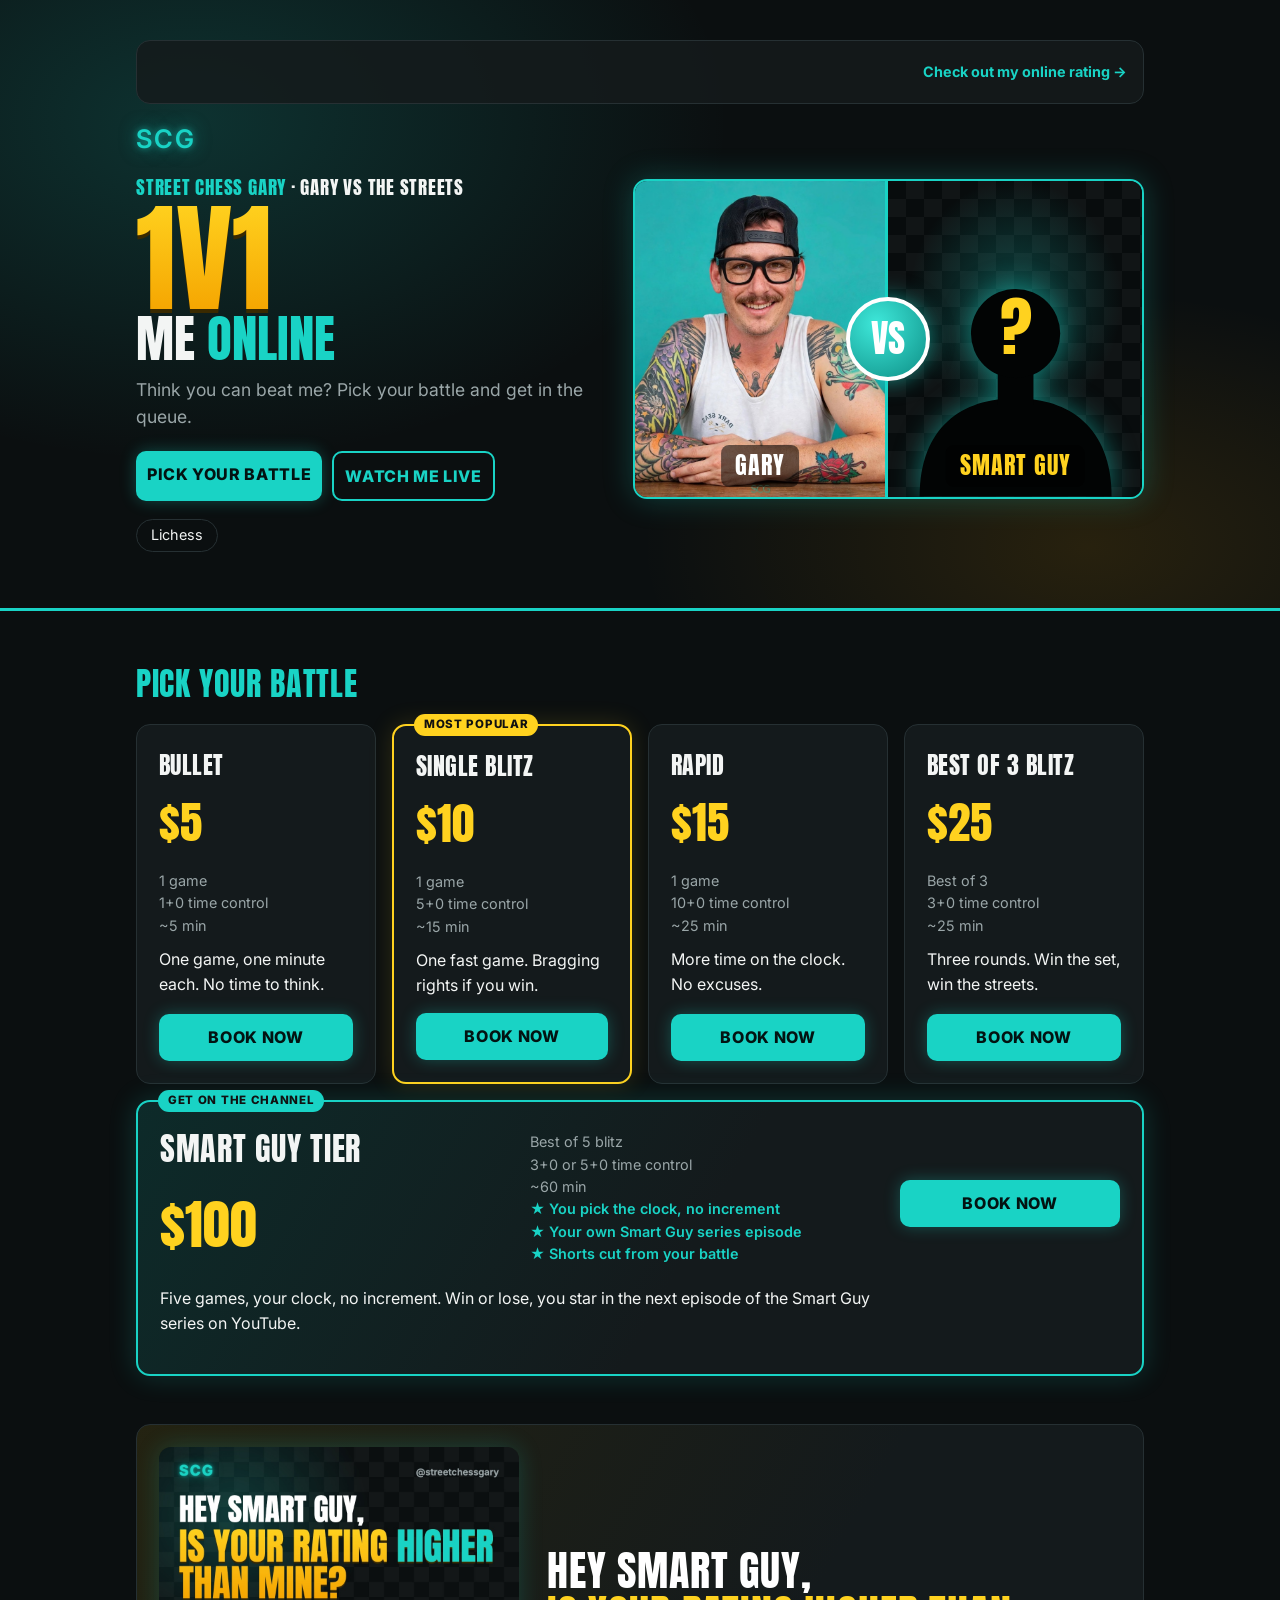
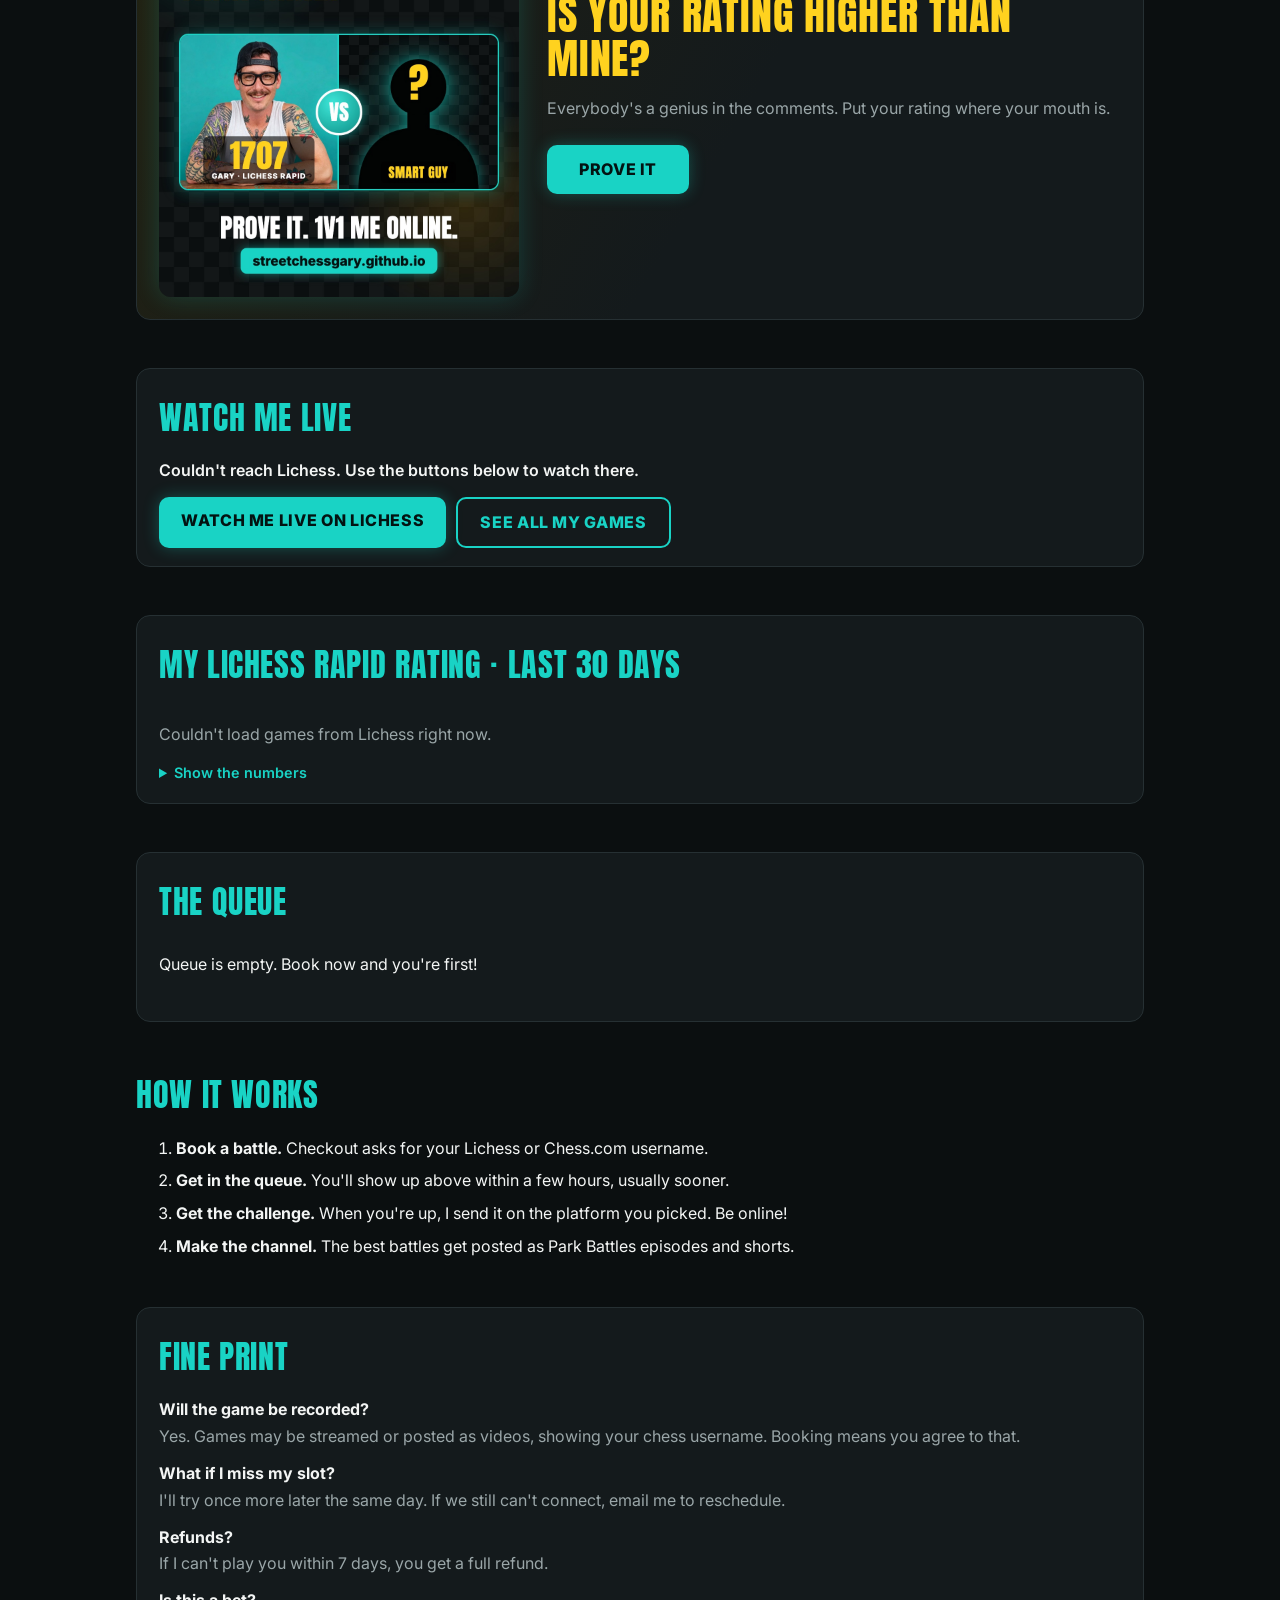
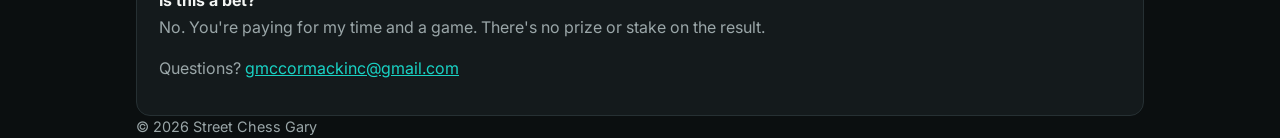
<file: index.html>
<!doctype html>
<html lang="en">
<head>
  <meta charset="utf-8">
  <meta name="viewport" content="width=device-width, initial-scale=1">
  <title>1V1 Me Online | Street Chess Gary</title>
  <meta name="description" content="1V1 Street Chess Gary online. Pick your battle, pay, get in the queue. Your game could end up on the channel.">
  <meta property="og:title" content="Check out my online rating | Street Chess Gary">
  <meta property="og:description" content="Gary vs The Streets. Now it's your turn. Book a game and get in the queue.">
  <meta property="og:image" content="https://streetchessgary.github.io/img/smart-guy.jpg">
  <meta property="og:image:width" content="1080">
  <meta property="og:image:height" content="1350">
  <meta name="twitter:card" content="summary_large_image">
  <link rel="preconnect" href="https://fonts.googleapis.com">
  <link rel="preconnect" href="https://fonts.gstatic.com" crossorigin>
  <link href="https://fonts.googleapis.com/css2?family=Anton&family=Inter:wght@400;600;800&display=swap" rel="stylesheet">
  <link rel="stylesheet" href="styles.css">
</head>
<body>
  <header class="hero">
    <div class="wrap">
      <div class="rating-bar" id="rating-bar" aria-live="polite"><span class="muted">Loading live rating…</span></div>
    </div>
    <div class="wrap hero-grid">
      <div>
        <div class="logo" aria-label="SCG">SCG</div>
        <p class="kicker"><span id="site-name"></span> · Gary vs The Streets</p>
        <h1><span class="onev1">1V1</span><span class="h1-line">Me <em>online</em></span></h1>
        <p class="tagline" id="tagline"></p>
        <div class="hero-ctas">
          <a class="btn hero-cta" href="#tiers-h">Pick your battle</a>
          <a class="btn btn-ghost hero-cta" href="#live">Watch me live</a>
        </div>
        <nav class="links" id="links"></nav>
      </div>
      <div class="matchup" role="img" aria-label="Street Chess Gary versus a mystery challenger: smart guy">
        <div class="side gary">
          <img src="img/gary-portrait.jpg" alt="" width="900" height="900">
          <span class="tag">Gary</span>
        </div>
        <div class="side challenger">
          <svg viewBox="0 0 200 220" aria-hidden="true">
            <path class="body" d="M14 220 C14 158 52 132 100 132 C148 132 186 158 186 220 Z"/>
            <path class="neck" d="M84 104 h32 v34 h-32 Z"/>
            <circle class="head" cx="100" cy="74" r="40"/>
            <text x="100" y="92" text-anchor="middle">?</text>
          </svg>
          <span class="tag">Smart guy</span>
        </div>
        <div class="vs">VS</div>
      </div>
    </div>
  </header>

  <main class="wrap">
    <section aria-labelledby="tiers-h">
      <h2 id="tiers-h">Pick your battle</h2>
      <div class="tiers" id="tiers"></div>
    </section>

    <section class="callout" aria-labelledby="smart-h">
      <img src="img/smart-guy.jpg" alt="Hey smart guy, is your rating higher than mine? Gary versus a silhouette labeled Smart guy." width="1080" height="1350" loading="lazy">
      <div>
        <h2 id="smart-h">Hey smart guy,<br><span>is your rating higher than mine?</span></h2>
        <p class="muted">Everybody's a genius in the comments. Put your rating where your mouth is.</p>
        <a class="btn" href="#tiers-h">Prove it</a>
      </div>
    </section>

    <section id="live" class="panel watch-live" aria-labelledby="live-h">
      <h2 id="live-h">Watch me live</h2>
      <p class="live-status" id="live-status" aria-live="polite">Checking if I'm playing…</p>
      <div class="live-embed" id="live-embed"></div>
      <div class="live-actions">
        <a class="btn" id="watch-live" href="https://lichess.org/" target="_blank" rel="noopener">Watch me live on Lichess</a>
        <a class="btn btn-ghost" id="all-games" href="https://lichess.org/" target="_blank" rel="noopener">See all my games</a>
      </div>
    </section>

    <section id="rating-chart" class="panel chart" aria-labelledby="chart-h">
      <h2 id="chart-h" class="chart-title">My rating · last 30 days</h2>
      <div class="chart-stats"></div>
      <div class="chart-plot"></div>
      <p class="muted chart-note">Loading games from Lichess…</p>
      <details class="chart-table">
        <summary>Show the numbers</summary>
        <table>
          <thead><tr><th scope="col">Day</th><th scope="col">Closing rating</th><th scope="col">Games</th></tr></thead>
          <tbody></tbody>
        </table>
      </details>
    </section>

    <section aria-labelledby="queue-h" class="panel">
      <h2 id="queue-h">The queue</h2>
      <ol class="queue" id="queue"></ol>
      <p class="muted" id="queue-wait"></p>
    </section>

    <section aria-labelledby="how-h">
      <h2 id="how-h">How it works</h2>
      <ol class="steps">
        <li><strong>Book a battle.</strong> Checkout asks for your <span class="platforms"></span> username.</li>
        <li><strong>Get in the queue.</strong> You'll show up above within a few hours, usually sooner.</li>
        <li><strong>Get the challenge.</strong> When you're up, I send it on the platform you picked. Be online!</li>
        <li><strong>Make the channel.</strong> The best battles get posted as Park Battles episodes and shorts.</li>
      </ol>
    </section>

    <section aria-labelledby="faq-h" class="panel">
      <h2 id="faq-h">Fine print</h2>
      <dl class="faq">
        <dt>Will the game be recorded?</dt>
        <dd>Yes. Games may be streamed or posted as videos, showing your chess username. Booking means you agree to that.</dd>
        <dt>What if I miss my slot?</dt>
        <dd>I'll try once more later the same day. If we still can't connect, email me to reschedule.</dd>
        <dt>Refunds?</dt>
        <dd>If I can't play you within 7 days, you get a full refund.</dd>
        <dt>Is this a bet?</dt>
        <dd>No. You're paying for my time and a game. There's no prize or stake on the result.</dd>
      </dl>
      <p class="muted">Questions? <a id="contact"></a></p>
    </section>
  </main>

  <footer class="wrap muted">© <span id="year"></span> <span class="site-name"></span></footer>

  <script src="config.js"></script>
  <script src="queue.js"></script>
  <script src="app.js"></script>
  <script src="rating.js"></script>
  <script src="live.js"></script>
  <script src="rating-chart.js"></script>
</body>
</html>
</file>
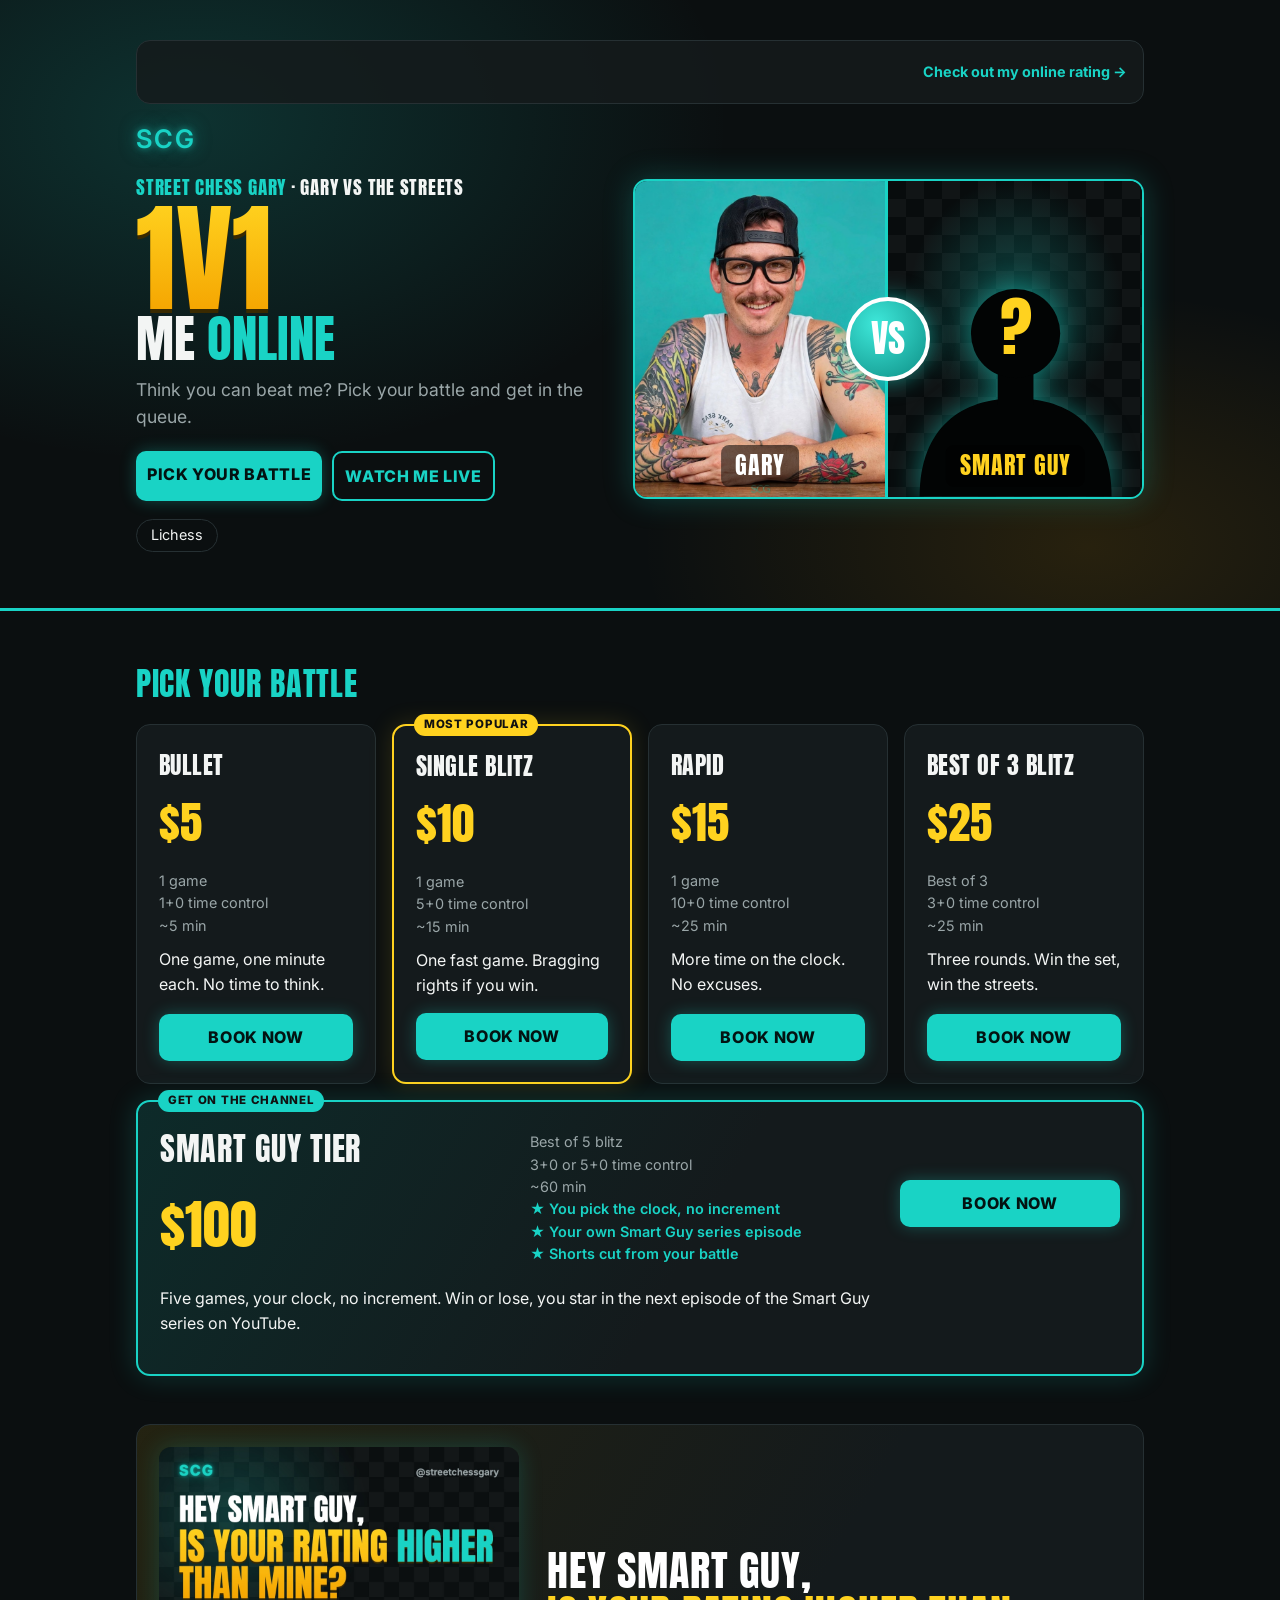
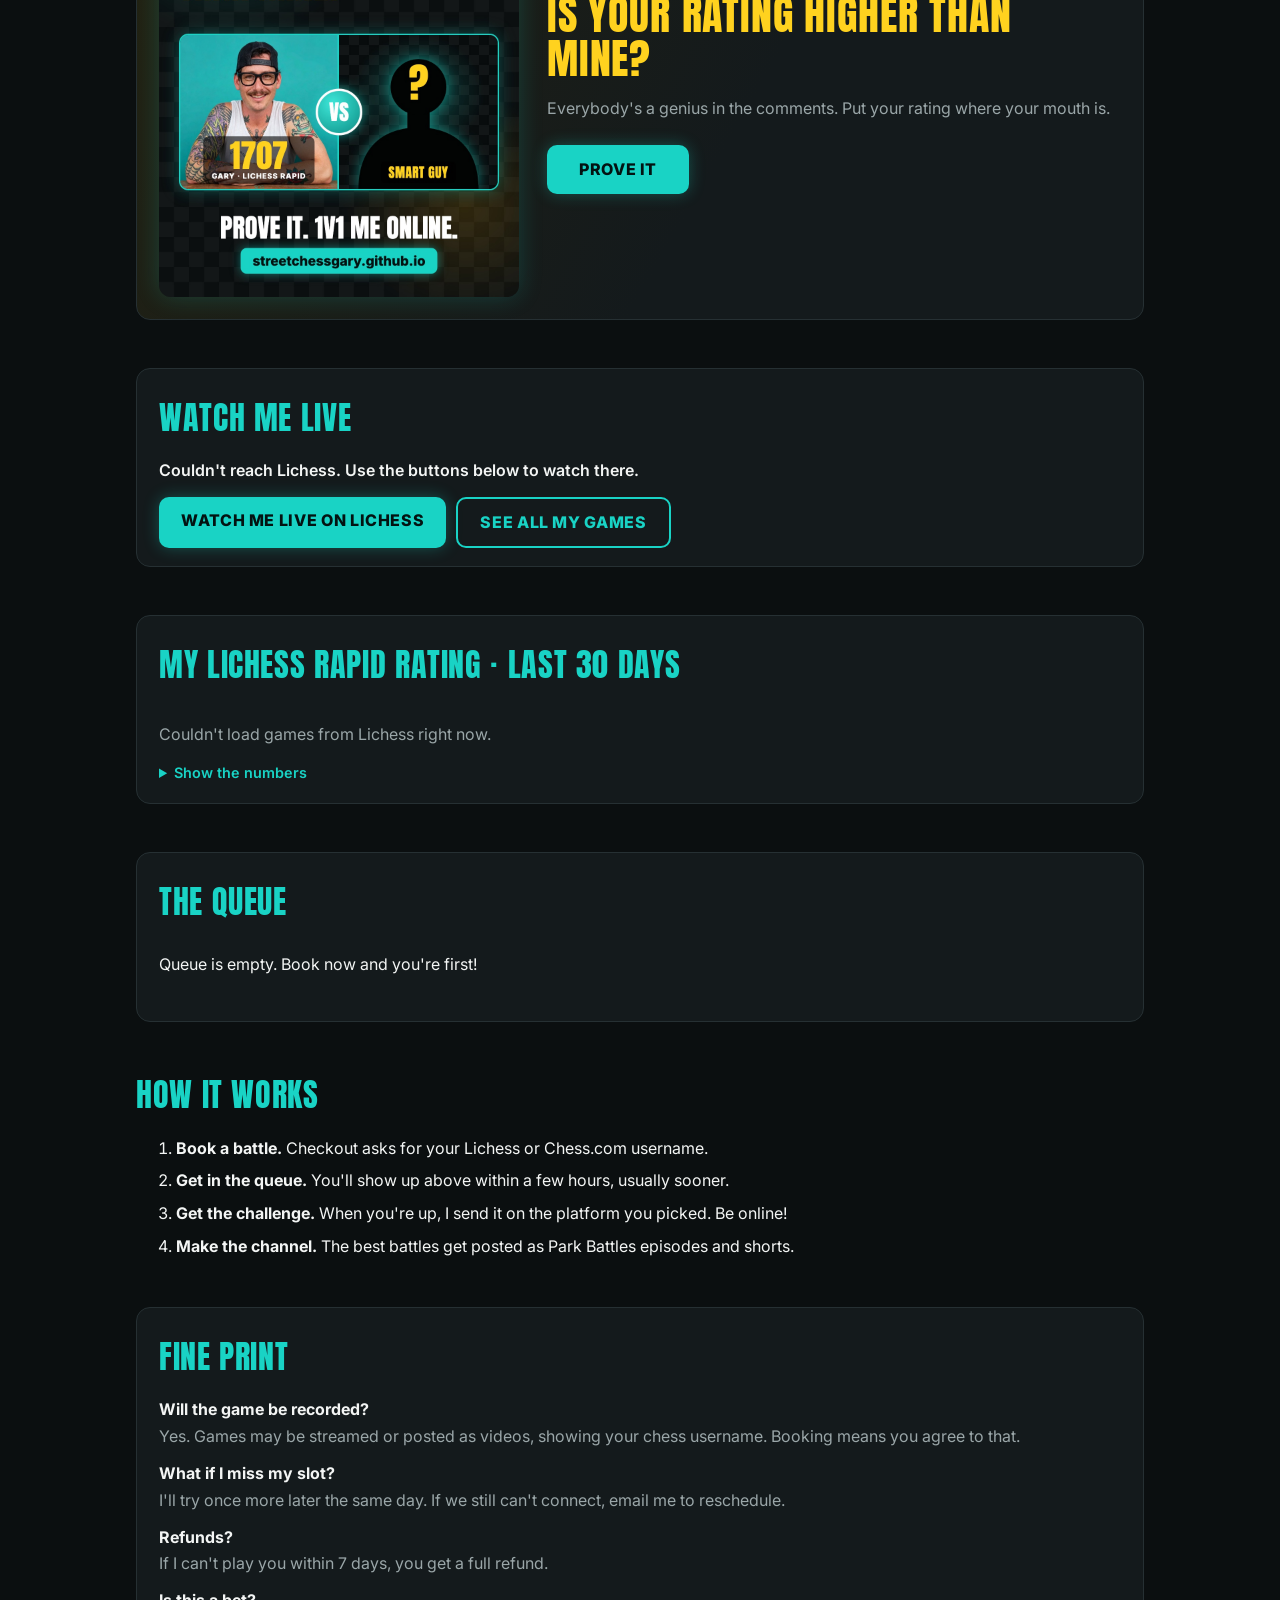
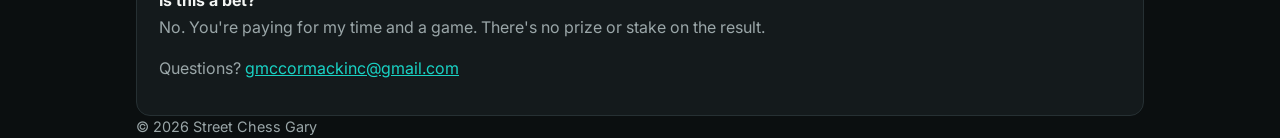
<file: smartguy/index.html>
<!doctype html>
<html lang="en">
<head>
  <meta charset="utf-8">
  <meta name="viewport" content="width=device-width, initial-scale=1">
  <!-- Share link: texts/DMs read these tags for the preview card, then the
       visitor is bounced straight to the booking tiers on the main page. -->
  <title>Hey smart guy 🤓 you think you're better than me? 😂</title>
  <meta name="description" content="Prove it. 1V1 me online on Lichess or Chess.com. Games start at $5.">
  <meta property="og:type" content="website">
  <meta property="og:url" content="https://streetchessgary.github.io/smartguy/">
  <meta property="og:title" content="Hey smart guy 🤓 you think you're better than me? 😂">
  <meta property="og:description" content="Prove it. 1V1 me online on Lichess or Chess.com. Games start at $5. ♟️">
  <meta property="og:image" content="https://streetchessgary.github.io/img/smart-guy.jpg">
  <meta property="og:image:width" content="1080">
  <meta property="og:image:height" content="1350">
  <meta name="twitter:card" content="summary_large_image">
  <meta http-equiv="refresh" content="0; url=../#tiers-h">
  <style>
    body { margin: 0; min-height: 100vh; display: grid; place-items: center; background: #0b0f10;
           color: #f3f5f4; font: 600 18px/1.5 system-ui, sans-serif; text-align: center; padding: 16px; }
    a { color: #19d3c5; }
  </style>
</head>
<body>
  <p>Hey smart guy 🤓 you think you're better than me? 😂<br>
     <a href="../#tiers-h">Prove it →</a></p>
  <script>location.replace('../#tiers-h');</script>
</body>
</html>
</file>
<file: styles.css>
/* Street Chess Gary brand: dark park-at-night base, teal neon, thumbnail yellow. */
:root {
  --bg: #0b0f10;
  --surface: #141a1c;
  --surface-2: #1b2326;
  --text: #f3f5f4;
  --muted: #9aa6a8;
  --border: #263033;
  --teal: #19d3c5;
  --teal-glow: rgba(25, 211, 197, .55);
  --yellow: #ffd21f;
  --yellow-deep: #f5a400;
  --display: "Anton", "Impact", "Arial Narrow", sans-serif;
}

* { box-sizing: border-box; }
body {
  margin: 0;
  background: var(--bg);
  color: var(--text);
  font: 16px/1.55 "Inter", system-ui, -apple-system, "Segoe UI", sans-serif;
}
.wrap { max-width: 1040px; margin: 0 auto; padding: 0 16px; }
a { color: var(--teal); }
h2 {
  font-family: var(--display); font-weight: 400; text-transform: uppercase;
  letter-spacing: .02em; font-size: 2rem; margin: 3rem 0 1rem; color: var(--teal);
}
.muted { color: var(--muted); }

/* Hero */
.hero {
  padding: 40px 0 56px;
  background:
    radial-gradient(60% 80% at 15% 20%, rgba(25,211,197,.18), transparent 70%),
    radial-gradient(50% 60% at 85% 90%, rgba(245,164,0,.12), transparent 70%),
    var(--bg);
  border-bottom: 3px solid var(--teal);
}
.hero-grid { display: grid; grid-template-columns: 1fr 1.1fr; gap: 32px; align-items: center; }
.logo {
  font: 600 1.6rem/1 "Inter", sans-serif; letter-spacing: .08em; color: var(--teal);
  text-shadow: 0 0 6px var(--teal-glow), 0 0 18px var(--teal-glow);
  margin-bottom: 20px;
}
.kicker {
  font-family: var(--display); text-transform: uppercase; font-size: 1.2rem;
  letter-spacing: .04em; margin: 0; color: var(--text);
}
h1 { margin: 0; font-family: var(--display); font-weight: 400; text-transform: uppercase; line-height: .95; }
.onev1 {
  display: block; font-size: clamp(4rem, 13vw, 7.5rem);
  background: linear-gradient(180deg, var(--yellow), var(--yellow-deep));
  -webkit-background-clip: text; background-clip: text; color: transparent;
  filter: drop-shadow(0 4px 0 #3a2a00);
}
.h1-line { display: block; font-size: clamp(2rem, 6vw, 3.2rem); }
#site-name { color: var(--teal); }
.h1-line em { font-style: normal; color: var(--teal); }
.tagline { font-size: 1.1rem; color: var(--muted); margin: 12px 0 20px; }
.hero-cta { display: inline-block; padding: 12px 28px; }
/* Gary vs mystery challenger split card */
.matchup {
  position: relative; display: grid; grid-template-columns: 1fr 1fr; aspect-ratio: 16 / 10;
  border-radius: 14px; border: 2px solid var(--teal); overflow: hidden;
  box-shadow: 0 0 30px rgba(25,211,197,.25);
}
.side { position: relative; overflow: hidden; }
.gary { border-right: 3px solid var(--teal); }
.gary img { width: 100%; height: 100%; object-fit: cover; object-position: 50% 25%; display: block; }
.challenger {
  display: flex; align-items: flex-end; justify-content: center;
  background:
    radial-gradient(60% 55% at 50% 38%, rgba(25,211,197,.28), transparent 70%),
    repeating-conic-gradient(rgba(255,255,255,.035) 0 25%, transparent 0 50%) 0 0 / 36px 36px,
    #080c0d;
}
.challenger svg { width: 88%; height: auto; display: block; filter: drop-shadow(0 0 14px rgba(25,211,197,.55)); }
.challenger .body, .challenger .neck, .challenger .head { fill: #020404; }
.challenger text { font-family: var(--display); font-size: 58px; fill: var(--yellow); }
.tag {
  position: absolute; bottom: 10px; left: 50%; transform: translateX(-50%);
  font-family: var(--display); text-transform: uppercase; font-size: clamp(1rem, 3vw, 1.5rem);
  letter-spacing: .04em; color: #fff; background: rgba(0,0,0,.55);
  padding: 2px 14px; border-radius: 8px; white-space: nowrap;
}
.challenger .tag { color: var(--yellow); }
.vs {
  position: absolute; left: 50%; top: 50%; transform: translate(-50%, -50%);
  width: clamp(56px, 12vw, 84px); aspect-ratio: 1; border-radius: 50%;
  display: grid; place-items: center;
  font-family: var(--display); font-size: clamp(1.4rem, 4vw, 2.3rem); color: #fff;
  background: radial-gradient(circle at 35% 30%, #3ee8da, #0e8f86);
  border: 4px solid #fff; box-shadow: 0 0 22px rgba(25,211,197,.6);
}
.links { display: flex; flex-wrap: wrap; gap: 8px; margin-top: 18px; }
.links a {
  color: var(--text); text-decoration: none; font-size: .9rem;
  border: 1px solid var(--border); border-radius: 999px; padding: 4px 14px;
}
.links a:hover { border-color: var(--teal); }
@media (max-width: 760px) {
  .hero-grid { grid-template-columns: 1fr; }
  .matchup { order: -1; }
}

/* Tiers */
.tiers { display: grid; grid-template-columns: repeat(auto-fit, minmax(230px, 1fr)); gap: 16px; }
.tier {
  position: relative; display: flex; flex-direction: column;
  background: var(--surface); border: 1px solid var(--border); border-radius: 14px; padding: 22px;
}
.tier.featured { border: 2px solid var(--yellow); box-shadow: 0 0 24px rgba(255,210,31,.15); }
.badge {
  position: absolute; top: -12px; left: 20px; background: var(--yellow); color: #111;
  font: 800 .72rem/1 "Inter", sans-serif; text-transform: uppercase; letter-spacing: .06em;
  padding: 5px 10px; border-radius: 999px;
}
.tier h3 {
  margin: 0; font-family: var(--display); font-weight: 400; text-transform: uppercase;
  font-size: 1.5rem; letter-spacing: .02em;
}
.price {
  font-family: var(--display); font-size: 2.8rem; margin: 4px 0 6px; color: var(--yellow);
  font-variant-numeric: tabular-nums;
}
.meta { list-style: none; padding: 0; margin: 0 0 10px; color: var(--muted); font-size: .9rem; }
.meta .perk { color: var(--teal); font-weight: 600; }
.meta .perk::before { content: "★ "; }
.blurb { flex: 1; margin: 0 0 16px; }
.btn {
  display: block; text-align: center; text-decoration: none; font-weight: 800;
  text-transform: uppercase; letter-spacing: .04em;
  background: var(--teal); color: #031312; border-radius: 10px; padding: 11px;
  box-shadow: 0 0 16px rgba(25,211,197,.3);
}
.btn:hover { filter: brightness(1.08); }
.btn.disabled { background: var(--surface-2); color: var(--muted); box-shadow: none; cursor: not-allowed; }

/* Hey smart guy callout */
.callout {
  display: grid; grid-template-columns: minmax(0, 360px) 1fr; gap: 28px; align-items: center;
  margin-top: 3rem; padding: 22px; border-radius: 14px;
  background: linear-gradient(120deg, rgba(255,210,31,.10), var(--surface) 60%);
  border: 1px solid var(--border);
}
.callout img { width: 100%; height: auto; border-radius: 12px; display: block; box-shadow: 0 0 24px rgba(25,211,197,.2); }
.callout h2 { margin: 0 0 .6rem; color: #fff; font-size: clamp(1.8rem, 4vw, 2.6rem); line-height: 1.05; }
.callout h2 span { color: var(--yellow); }
.callout .btn { display: inline-block; padding: 12px 32px; margin-top: 8px; }
@media (max-width: 640px) { .callout { grid-template-columns: 1fr; } }

/* Hero buttons */
.hero-ctas { display: flex; flex-wrap: wrap; gap: 10px; }
.btn-ghost { background: transparent; color: var(--teal); border: 2px solid var(--teal); box-shadow: none; }

/* Watch me live */
.live-status { display: flex; align-items: center; gap: 8px; font-weight: 600; margin: 0 0 14px; }
.live-dot {
  display: inline-flex; align-items: center; gap: 6px; font-size: .72rem; font-weight: 800; letter-spacing: .08em;
  color: #fff; background: #e5484d; padding: 3px 10px; border-radius: 999px;
}
.live-dot::before { content: ""; width: 7px; height: 7px; border-radius: 50%; background: #fff; animation: pulse 1.6s infinite; }
@media (prefers-reduced-motion: reduce) { .live-dot::before { animation: none; } }
.watch-live.is-live { border-color: #e5484d; box-shadow: 0 0 24px rgba(229,72,77,.18); }
.live-embed iframe { width: 100%; max-width: 720px; aspect-ratio: 600 / 397; border: 0; border-radius: 10px; display: block; background: var(--surface-2); }
.live-embed:empty { display: none; }
.live-actions { display: flex; flex-wrap: wrap; gap: 10px; margin-top: 14px; }
.live-actions .btn { display: inline-block; padding: 11px 22px; }

/* 30-day rating chart */
.chart-stats { display: grid; grid-template-columns: repeat(auto-fit, minmax(110px, 1fr)); gap: 10px; margin-bottom: 14px; }
.stat { background: var(--surface-2); border-radius: 10px; padding: 10px 14px; }
.stat b { display: block; font-size: 1.5rem; font-weight: 800; }
.stat b.up { color: #3ee07a; }
.stat b.down { color: #ff6b6b; }
.stat span { font-size: .8rem; color: var(--muted); }
.chart-plot { position: relative; width: 100%; }
.chart-plot svg { display: block; width: 100%; height: auto; outline: none; touch-action: pan-y; }
.chart-plot svg:focus-visible { outline: 2px solid var(--teal); outline-offset: 4px; border-radius: 6px; }
.chart-plot .grid { stroke: var(--border); stroke-width: 1; }
.chart-plot .tick { fill: var(--muted); font-size: 11px; font-variant-numeric: tabular-nums; }
.chart-plot .line { fill: none; stroke: var(--teal); stroke-width: 2; stroke-linejoin: round; stroke-linecap: round; }
.chart-plot .area { fill: var(--teal); opacity: .1; }
.chart-plot .dot { fill: var(--teal); stroke: var(--surface); stroke-width: 2; }
.chart-plot .cross { stroke: var(--muted); stroke-width: 1; }
.chart-plot .end-label { fill: var(--text); font-size: 13px; font-weight: 800; }
.chart-tip {
  position: absolute; pointer-events: none; background: var(--bg); border: 1px solid var(--border);
  border-radius: 8px; padding: 6px 10px; display: grid; gap: 1px; box-shadow: 0 6px 20px rgba(0,0,0,.4);
}
.chart-tip strong { font-size: 1.05rem; }
.chart-tip span { font-size: .78rem; color: var(--muted); }
.chart-note:empty { display: none; }
.chart-table { margin-top: 10px; font-size: .9rem; }
.chart-table summary { cursor: pointer; color: var(--teal); font-weight: 600; }
.chart-table table { width: 100%; border-collapse: collapse; margin-top: 8px; font-variant-numeric: tabular-nums; }
.chart-table th, .chart-table td { text-align: left; padding: 6px 4px; border-bottom: 1px solid var(--border); }
.chart-table th { color: var(--muted); font-weight: 600; }

/* Panels */
.panel {
  background: var(--surface); border: 1px solid var(--border); border-radius: 14px;
  padding: 4px 22px 18px; margin-top: 3rem;
}
.panel h2 { margin-top: 1.25rem; }

/* Queue */
.queue { list-style: none; padding: 0; margin: 0; }
.q {
  display: grid; grid-template-columns: 32px 1fr auto auto; gap: 12px; align-items: center;
  padding: 10px 0; border-bottom: 1px solid var(--border);
}
.q:last-child { border-bottom: 0; }
.pos { font-family: var(--display); font-size: 1.3rem; color: var(--muted); }
.who { font-weight: 600; overflow: hidden; text-overflow: ellipsis; }
.tier-name { color: var(--muted); font-size: .9rem; }
.status {
  font-size: .72rem; font-weight: 800; text-transform: uppercase; letter-spacing: .05em;
  padding: 3px 10px; border-radius: 999px; background: var(--surface-2); color: var(--muted);
}
.q.playing .status { background: var(--teal); color: #031312; }
.q.next .status { background: var(--yellow); color: #111; }
.empty { padding: 10px 0; }
@media (max-width: 520px) {
  .q { grid-template-columns: 28px 1fr auto; }
  .tier-name { display: none; }
}

.steps li { margin-bottom: .5rem; }
.faq dt { font-weight: 700; margin-top: 12px; }
.faq dd { margin: 2px 0 0; color: var(--muted); }
footer { padding: 40px 16px; font-size: .9rem; }

/* Premium tier: full-width headline card */
.tier.premium {
  grid-column: 1 / -1;
  border: 2px solid var(--teal);
  background: linear-gradient(120deg, rgba(25,211,197,.14), var(--surface) 55%);
  box-shadow: 0 0 28px rgba(25,211,197,.2);
}
.tier.premium .badge { background: var(--teal); }
.tier.premium h3 { font-size: 2rem; }
.tier.premium .price { font-size: 3.4rem; }
@media (min-width: 640px) {
  .tier.premium { display: grid; grid-template-columns: 1fr 1fr 220px; gap: 4px 24px; align-items: center; }
  .tier.premium h3, .tier.premium .price { grid-column: 1; }
  .tier.premium .meta { grid-column: 2; grid-row: 1 / 3; margin: 0; }
  .tier.premium .blurb { grid-column: 1 / 3; }
  .tier.premium .btn { grid-column: 3; grid-row: 1 / 4; }
}

/* Live Lichess rating */
.rating-bar {
  display: flex; flex-wrap: wrap; align-items: center; gap: 10px 16px;
  background: rgba(20,26,28,.85); border: 1px solid var(--border); border-radius: 14px;
  padding: 12px 16px; margin-bottom: 22px; min-height: 64px;
}
.rating-main { display: flex; align-items: baseline; gap: 10px; text-decoration: none; color: var(--text); flex-wrap: wrap; }
.rating-num { font-family: var(--display); font-size: 2.6rem; line-height: 1; color: var(--yellow); }
.rating-label { font-weight: 800; text-transform: uppercase; letter-spacing: .05em; font-size: .8rem; }
.live {
  align-self: center; font-size: .7rem; font-weight: 800; text-transform: uppercase; letter-spacing: .06em;
  color: var(--muted); display: inline-flex; align-items: center; gap: 6px; flex-basis: 100%;
}
.live::before { content: ""; width: 8px; height: 8px; border-radius: 50%; background: var(--muted); }
.live.online { color: #3ee07a; }
.live.online::before { background: #3ee07a; box-shadow: 0 0 8px #3ee07a; animation: pulse 1.6s infinite; }
@keyframes pulse { 50% { opacity: .35; } }
@media (prefers-reduced-motion: reduce) { .live.online::before { animation: none; } }
.trend { font-size: .8rem; font-weight: 700; }
.trend.up { color: #3ee07a; }
.trend.down { color: #ff6b6b; }
.trend.flat { color: var(--muted); }
.rating-chips { display: flex; flex-wrap: wrap; gap: 6px; }
.chip { font-size: .8rem; background: var(--surface-2); border-radius: 999px; padding: 3px 10px; color: var(--muted); }
.chip b { color: var(--text); }
.rating-cta { font-weight: 700; font-size: .9rem; text-decoration: none; margin-left: auto; }
@media (max-width: 760px) { .rating-cta { flex-basis: 100%; margin-left: 0; } }
.rating-cta:hover { text-decoration: underline; }
.tier-rating { margin: -2px 0 8px; font-size: .8rem; font-weight: 700; color: var(--teal); }
</file>
